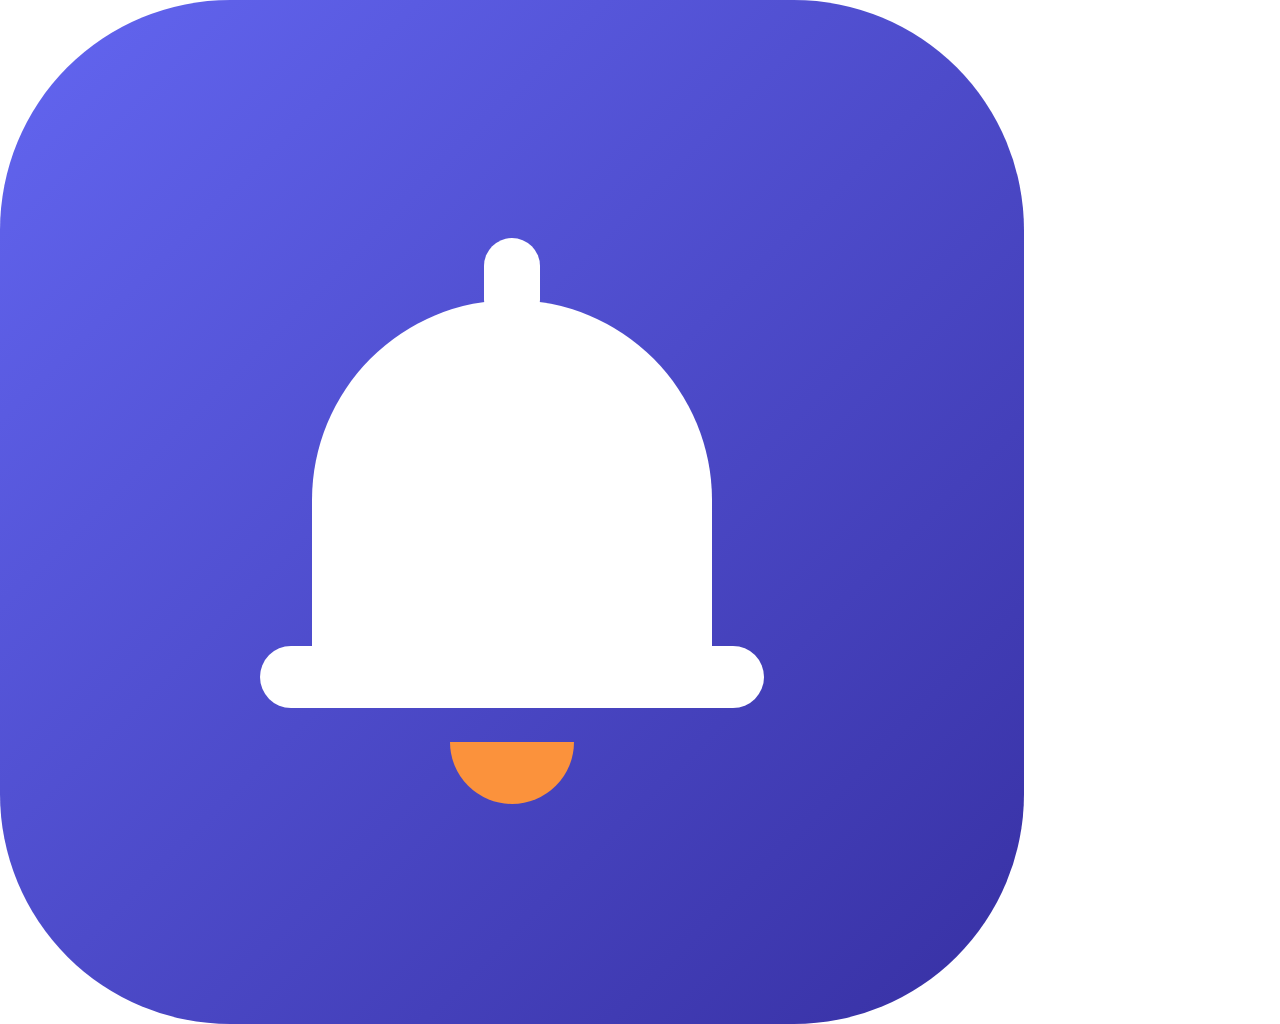
<file: assets/logo-v1.html>
<!doctype html>
<html><head><style>html,body{margin:0;padding:0}svg{display:block}</style></head>
<body>
<svg width="1024" height="1024" viewBox="0 0 1024 1024" xmlns="http://www.w3.org/2000/svg">
  <defs>
    <linearGradient id="bg" x1="0" y1="0" x2="1" y2="1">
      <stop offset="0" stop-color="#6366F1"/>
      <stop offset="1" stop-color="#3730A3"/>
    </linearGradient>
  </defs>
  <rect width="1024" height="1024" rx="230" fill="url(#bg)"/>
  <!-- qo'ng'iroq dastasi -->
  <rect x="484" y="238" width="56" height="90" rx="28" fill="#fff"/>
  <!-- gumbaz + tana -->
  <path d="M312 662 V 500 a 200 200 0 0 1 400 0 V 662 Z" fill="#fff"/>
  <!-- pastki lab -->
  <rect x="260" y="646" width="504" height="62" rx="31" fill="#fff"/>
  <!-- til (accent) -->
  <path d="M450 742 a 62 62 0 0 0 124 0 Z" fill="#FB923C"/>
</svg>
</body></html>
</file>
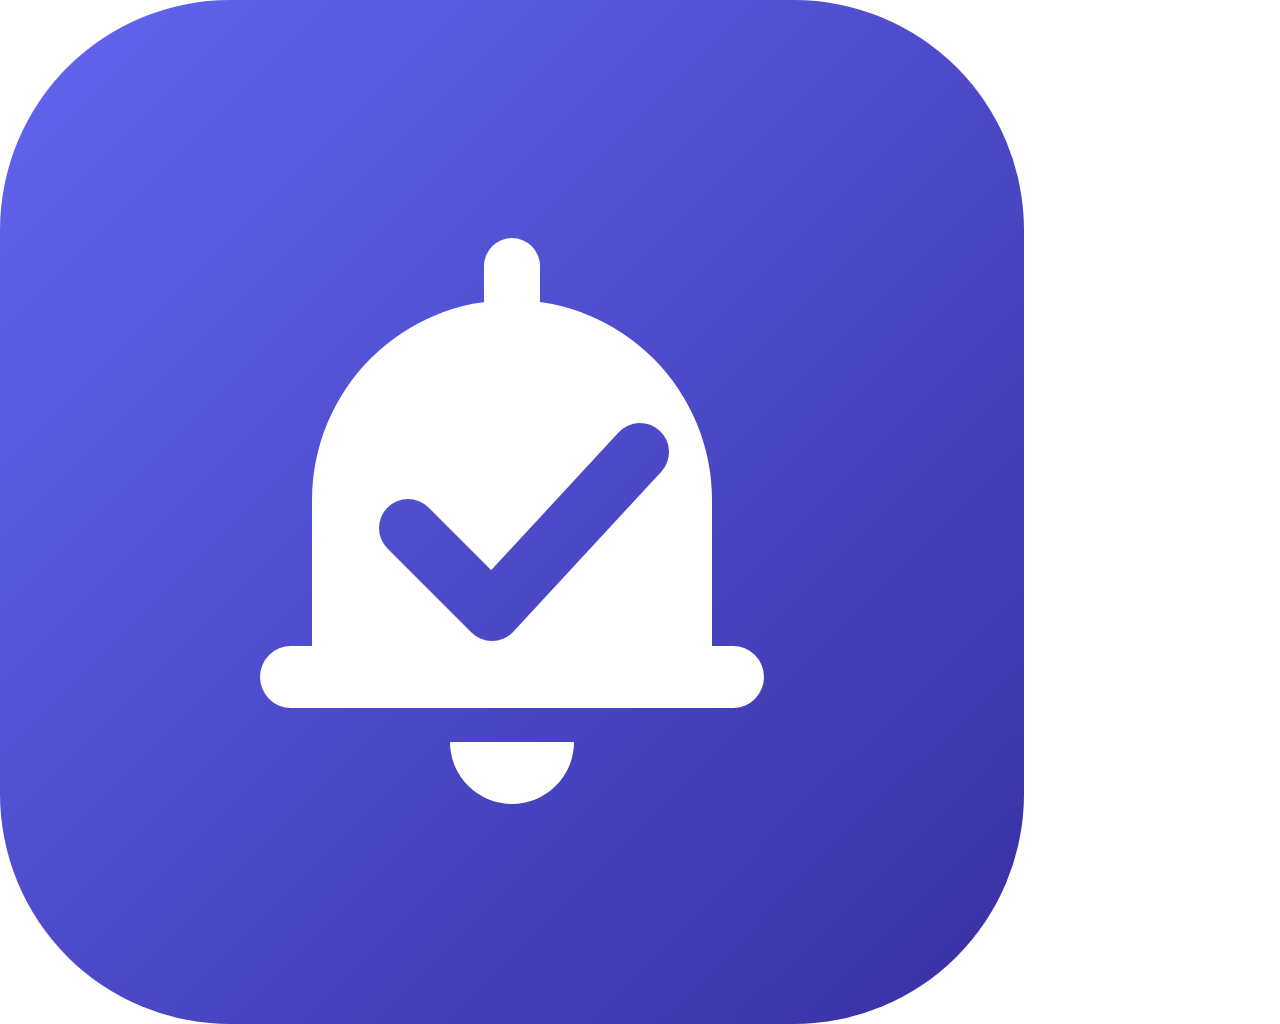
<file: assets/logo-v2.html>
<!doctype html>
<html><head><style>html,body{margin:0;padding:0}svg{display:block}</style></head>
<body>
<svg width="1024" height="1024" viewBox="0 0 1024 1024" xmlns="http://www.w3.org/2000/svg">
  <defs>
    <linearGradient id="bg" x1="0" y1="0" x2="1" y2="1">
      <stop offset="0" stop-color="#6366F1"/>
      <stop offset="1" stop-color="#3730A3"/>
    </linearGradient>
    <mask id="cut">
      <rect width="1024" height="1024" fill="#fff"/>
      <!-- belgi (check) kesib olinadi -->
      <path d="M408 528 L 492 612 L 640 452" fill="none" stroke="#000"
            stroke-width="58" stroke-linecap="round" stroke-linejoin="round"/>
    </mask>
  </defs>
  <rect width="1024" height="1024" rx="230" fill="url(#bg)"/>
  <g mask="url(#cut)">
    <rect x="484" y="238" width="56" height="90" rx="28" fill="#fff"/>
    <path d="M312 662 V 500 a 200 200 0 0 1 400 0 V 662 Z" fill="#fff"/>
    <rect x="260" y="646" width="504" height="62" rx="31" fill="#fff"/>
    <path d="M450 742 a 62 62 0 0 0 124 0 Z" fill="#fff"/>
  </g>
</svg>
</body></html>
</file>
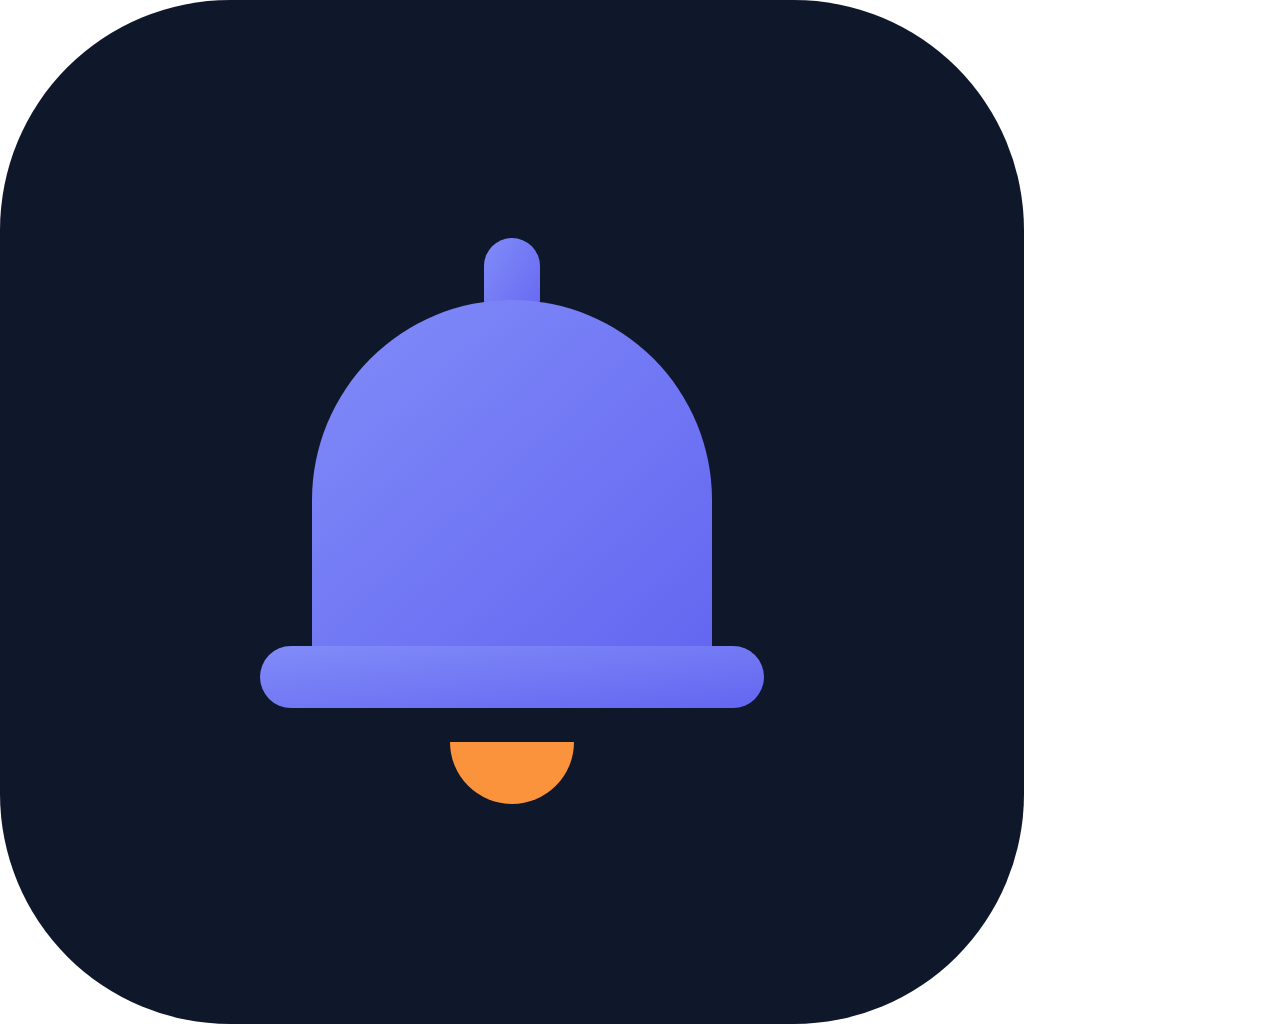
<file: assets/logo-v3.html>
<!doctype html>
<html><head><style>html,body{margin:0;padding:0}svg{display:block}</style></head>
<body>
<svg width="1024" height="1024" viewBox="0 0 1024 1024" xmlns="http://www.w3.org/2000/svg">
  <defs>
    <linearGradient id="bell" x1="0" y1="0" x2="1" y2="1">
      <stop offset="0" stop-color="#818CF8"/>
      <stop offset="1" stop-color="#6366F1"/>
    </linearGradient>
  </defs>
  <rect width="1024" height="1024" rx="230" fill="#0F172A"/>
  <rect x="484" y="238" width="56" height="90" rx="28" fill="url(#bell)"/>
  <path d="M312 662 V 500 a 200 200 0 0 1 400 0 V 662 Z" fill="url(#bell)"/>
  <rect x="260" y="646" width="504" height="62" rx="31" fill="url(#bell)"/>
  <path d="M450 742 a 62 62 0 0 0 124 0 Z" fill="#FB923C"/>
</svg>
</body></html>
</file>
